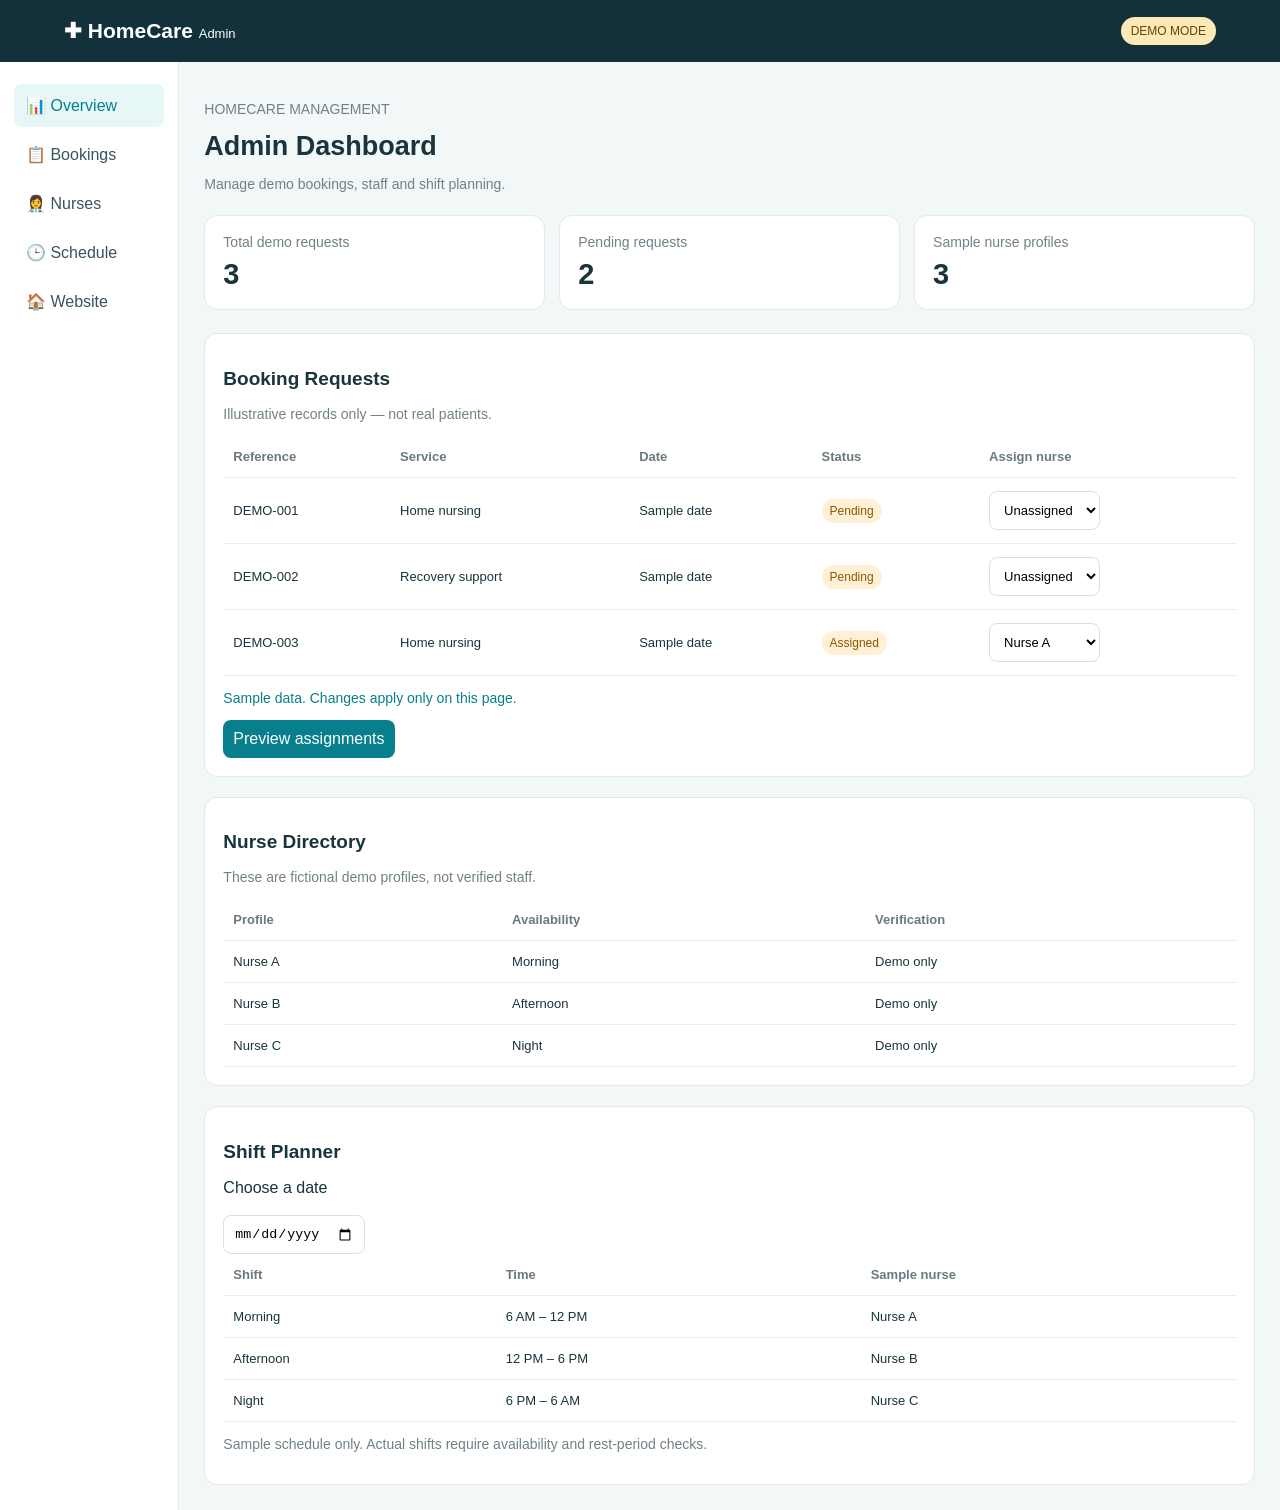
<file: admin-dashboard.html>
<!DOCTYPE html>
<html lang="en">
<head>
<meta charset="UTF-8">
<meta name="viewport" content="width=device-width, initial-scale=1">
<meta name="theme-color" content="#087f8c">
<title>Admin Dashboard | HomeCare</title>
<style>
*{box-sizing:border-box}
body{margin:0;font-family:Arial,sans-serif;background:#f2f7f8;color:#19343c}
header{background:#12313b;color:white;padding:17px 5%;display:flex;justify-content:space-between;align-items:center;gap:12px}
.logo{font-size:21px;font-weight:bold}
.demo{font-size:12px;background:#fce9b5;color:#644500;padding:7px 10px;border-radius:20px}
.layout{display:flex;min-height:calc(100vh - 60px)}
aside{width:205px;background:white;padding:22px 14px;border-right:1px solid #e1eaea}
aside a{display:block;padding:12px;color:#37545c;text-decoration:none;border-radius:8px;margin-bottom:6px}
aside a.active,aside a:hover{background:#e7f7f7;color:#087f8c}
main{padding:25px;width:100%;min-width:0}
h1{margin:0;font-size:27px}
.muted{color:#718187;font-size:14px}
.stats{display:grid;grid-template-columns:repeat(3,minmax(0,1fr));gap:14px;margin:23px 0}
.card{background:white;border:1px solid #e0eaea;border-radius:13px;padding:18px;min-width:0}
.statnum{font-size:29px;font-weight:bold;margin-top:8px}
h2{font-size:19px}
.tablewrap{overflow-x:auto}
table{width:100%;border-collapse:collapse;min-width:580px}
th,td{text-align:left;padding:13px 10px;border-bottom:1px solid #e8eeee;font-size:13px}
th{color:#687a80}
.status{background:#fff0d6;color:#8a5800;padding:5px 8px;border-radius:20px;font-size:12px}
button,select{font:inherit;border-radius:8px;padding:10px;border:1px solid #d4e2e2;background:white}
button{cursor:pointer}
.primary{background:#087f8c;color:white;border:0}
.section{margin-top:20px}
input[type="date"]{padding:10px;border:1px solid #d4e2e2;border-radius:8px}
#notice{color:#087f8c;font-size:14px}
@media(max-width:700px){
 .layout{display:block}
 aside{width:100%;display:flex;overflow-x:auto;padding:10px;gap:5px}
 aside a{white-space:nowrap;margin:0}
 main{padding:17px}
 .stats{grid-template-columns:1fr 1fr}
 .stats .card:last-child{grid-column:1/-1}
}
</style>
</head>
<body>
<header>
  <div class="logo">✚ HomeCare <span style="font-weight:normal;font-size:13px">Admin</span></div>
  <span class="demo">DEMO MODE</span>
</header>

<div class="layout">
<aside>
  <a class="active" href="#overview">📊 Overview</a>
  <a href="#bookings">📋 Bookings</a>
  <a href="#nurses">👩‍⚕️ Nurses</a>
  <a href="#schedule">🕒 Schedule</a>
  <a href="index.html">🏠 Website</a>
</aside>

<main>
<section id="overview">
  <p class="muted">HOMECARE MANAGEMENT</p>
  <h1>Admin Dashboard</h1>
  <p class="muted">Manage demo bookings, staff and shift planning.</p>

  <div class="stats">
    <div class="card">
      <div class="muted">Total demo requests</div>
      <div class="statnum" id="total">3</div>
    </div>
    <div class="card">
      <div class="muted">Pending requests</div>
      <div class="statnum" id="pending">2</div>
    </div>
    <div class="card">
      <div class="muted">Sample nurse profiles</div>
      <div class="statnum">3</div>
    </div>
  </div>
</section>

<section class="card section" id="bookings">
<h2>Booking Requests</h2>
<p class="muted">Illustrative records only — not real patients.</p>
<div class="tablewrap">
<table>
<thead><tr><th>Reference</th><th>Service</th><th>Date</th><th>Status</th><th>Assign nurse</th></tr></thead>
<tbody id="bookingRows">
<tr>
<td>DEMO-001</td><td>Home nursing</td><td>Sample date</td>
<td><span class="status">Pending</span></td>
<td><select aria-label="Assign nurse for DEMO-001"><option value="">Unassigned</option><option>Nurse A</option><option>Nurse B</option><option>Nurse C</option></select></td>
</tr>
<tr>
<td>DEMO-002</td><td>Recovery support</td><td>Sample date</td>
<td><span class="status">Pending</span></td>
<td><select aria-label="Assign nurse for DEMO-002"><option value="">Unassigned</option><option>Nurse A</option><option>Nurse B</option><option>Nurse C</option></select></td>
</tr>
<tr>
<td>DEMO-003</td><td>Home nursing</td><td>Sample date</td>
<td><span class="status">Assigned</span></td>
<td><select aria-label="Assign nurse for DEMO-003"><option value="">Unassigned</option><option selected>Nurse A</option><option>Nurse B</option><option>Nurse C</option></select></td>
</tr>
</tbody>
</table>
</div>
<p id="notice" aria-live="polite">Sample data. Changes apply only on this page.</p>
<button class="primary" id="save">Preview assignments</button>
</section>

<section class="card section" id="nurses">
<h2>Nurse Directory</h2>
<p class="muted">These are fictional demo profiles, not verified staff.</p>
<div class="tablewrap">
<table>
<thead><tr><th>Profile</th><th>Availability</th><th>Verification</th></tr></thead>
<tbody>
<tr><td>Nurse A</td><td>Morning</td><td>Demo only</td></tr>
<tr><td>Nurse B</td><td>Afternoon</td><td>Demo only</td></tr>
<tr><td>Nurse C</td><td>Night</td><td>Demo only</td></tr>
</tbody>
</table>
</div>
</section>

<section class="card section" id="schedule">
<h2>Shift Planner</h2>
<label for="shiftDate">Choose a date</label><br><br>
<input id="shiftDate" type="date">
<div class="tablewrap">
<table>
<thead><tr><th>Shift</th><th>Time</th><th>Sample nurse</th></tr></thead>
<tbody>
<tr><td>Morning</td><td>6 AM – 12 PM</td><td>Nurse A</td></tr>
<tr><td>Afternoon</td><td>12 PM – 6 PM</td><td>Nurse B</td></tr>
<tr><td>Night</td><td>6 PM – 6 AM</td><td>Nurse C</td></tr>
</tbody>
</table>
</div>
<p class="muted">Sample schedule only. Actual shifts require availability and rest-period checks.</p>
</section>
</main>
</div>

<script>
document.getElementById("save").addEventListener("click",function(){
  const rows=[...document.querySelectorAll("#bookingRows tr")];
  const assignments=rows.map(row=>{
    const cells=row.querySelectorAll("td");
    return cells[0].textContent+": "+(cells[4].querySelector("select").value||"Unassigned");
  });
  document.getElementById("notice").textContent=
    "Demo preview only — "+assignments.join(" | ");
});
</script>
</body>
</html>
</file>
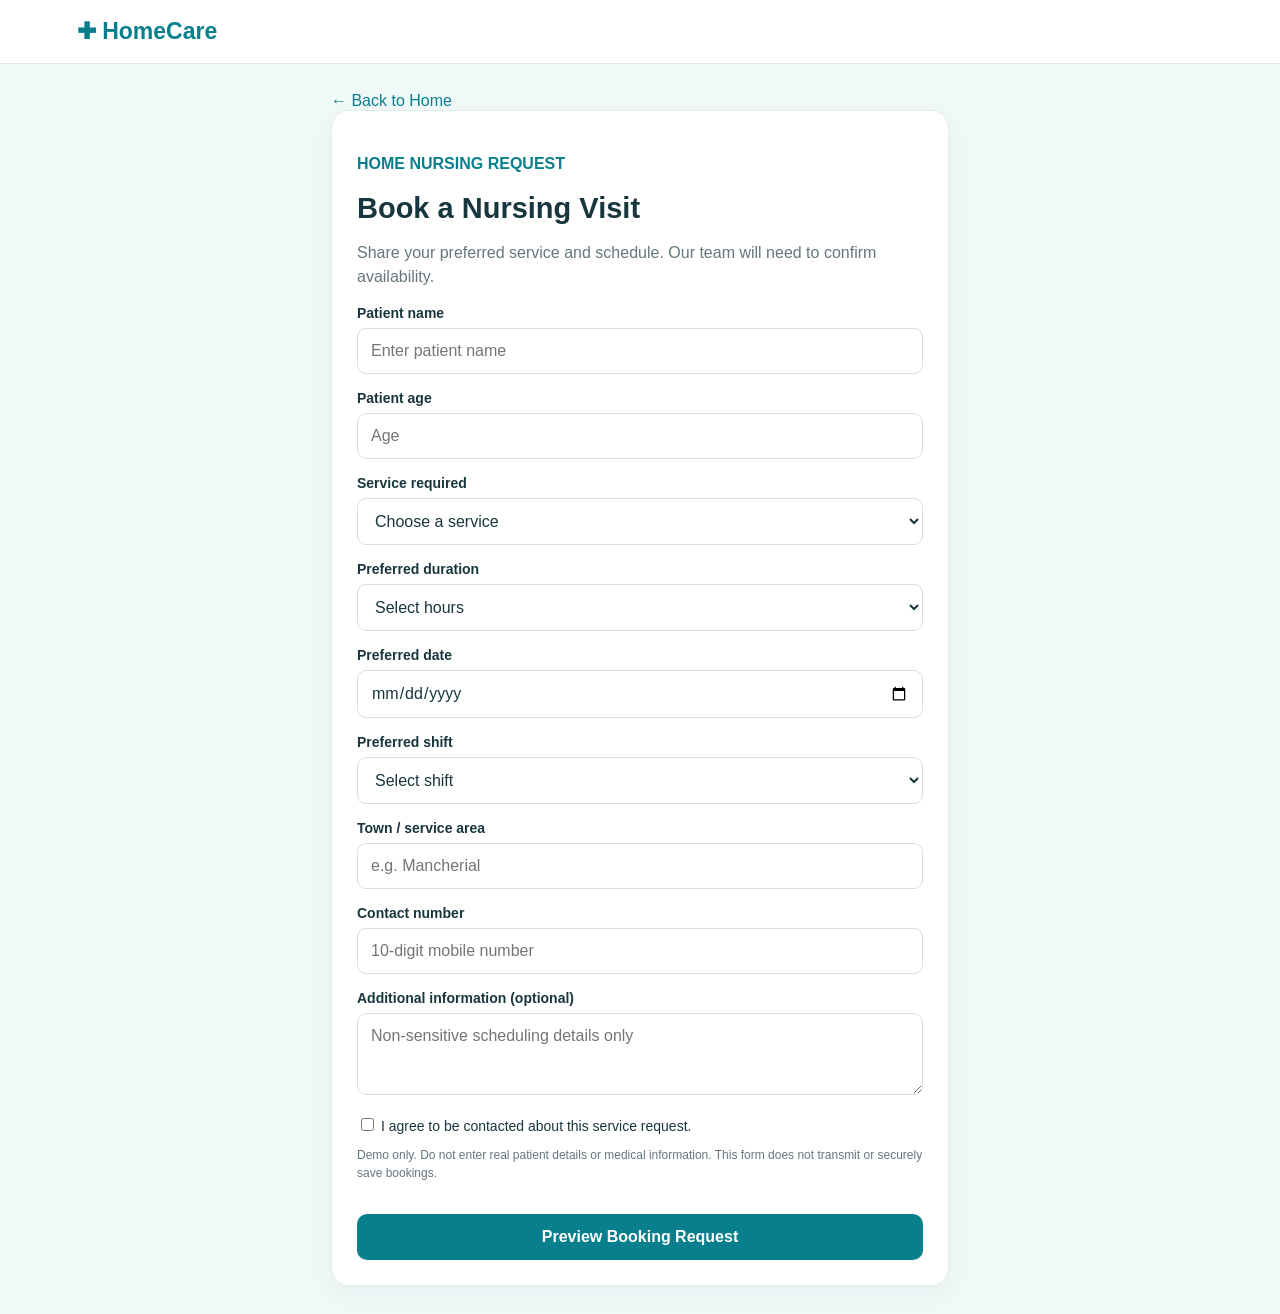
<file: book.html>
<!DOCTYPE html>
<html lang="en">
<head>
<meta charset="UTF-8">
<meta name="viewport" content="width=device-width, initial-scale=1">
<meta name="theme-color" content="#087f8c">
<title>Book Home Nursing | HomeCare</title>
<style>
*{box-sizing:border-box}
body{margin:0;font-family:Arial,sans-serif;background:#f0f8f8;color:#18363d}
header{padding:18px 6%;background:white;border-bottom:1px solid #deebeb}
.logo{font-size:23px;font-weight:bold;color:#087f8c;text-decoration:none}
main{max-width:650px;margin:28px auto;padding:0 16px}
.card{background:white;padding:25px;border-radius:18px;border:1px solid #e0eded;box-shadow:0 8px 30px #163e3e0a}
h1{font-size:29px;margin:5px 0}
p{color:#65777c;line-height:1.5}
label{display:block;font-weight:600;font-size:14px;margin:16px 0 7px}
input,select,textarea{width:100%;padding:13px;border:1px solid #d2e0e0;border-radius:9px;font:inherit;background:white;color:#18363d}
input:focus,select:focus,textarea:focus{outline:2px solid #087f8c}
button{width:100%;padding:14px;border:0;border-radius:10px;background:#087f8c;color:white;font-weight:bold;font-size:16px;margin-top:20px}
.small{font-size:12px}
#result{display:none;background:#eaf8ef;padding:16px;border-radius:10px;margin-top:18px;overflow-wrap:anywhere}
.back{color:#087f8c;text-decoration:none}
</style>
</head>
<body>
<header>
<a class="logo" href="index.html">✚ HomeCare</a>
</header>

<main>
<a class="back" href="index.html">← Back to Home</a>
<div class="card">
<p style="color:#087f8c;font-weight:bold">HOME NURSING REQUEST</p>
<h1>Book a Nursing Visit</h1>
<p>Share your preferred service and schedule. Our team will need to confirm availability.</p>

<form id="bookingForm">
<label for="patient">Patient name</label>
<input id="patient" name="patient" maxlength="80" required placeholder="Enter patient name">

<label for="age">Patient age</label>
<input id="age" name="age" type="number" min="0" max="120" required placeholder="Age">

<label for="service">Service required</label>
<select id="service" name="service" required>
<option value="">Choose a service</option>
<option>Home nursing</option>
<option>Post-hospital nursing support</option>
<option>Doctor-prescribed nursing care</option>
</select>

<label for="duration">Preferred duration</label>
<select id="duration" name="duration" required>
<option value="">Select hours</option>
<option>2 hours</option>
<option>4 hours</option>
<option>8 hours</option>
<option>12 hours</option>
</select>

<label for="date">Preferred date</label>
<input id="date" name="date" type="date" required>

<label for="shift">Preferred shift</label>
<select id="shift" name="shift" required>
<option value="">Select shift</option>
<option>Morning</option>
<option>Afternoon</option>
<option>Night</option>
</select>

<label for="area">Town / service area</label>
<input id="area" name="area" maxlength="100" required placeholder="e.g. Mancherial">

<label for="contact">Contact number</label>
<input id="contact" name="contact" type="tel"
       inputmode="numeric" pattern="[0-9]{10}"
       maxlength="10" required placeholder="10-digit mobile number">

<label for="notes">Additional information (optional)</label>
<textarea id="notes" name="notes" maxlength="300" rows="3"
placeholder="Non-sensitive scheduling details only"></textarea>

<label style="font-weight:normal">
<input type="checkbox" id="consent" required style="width:auto">
I agree to be contacted about this service request.
</label>

<p class="small">Demo only. Do not enter real patient details or medical information. This form does not transmit or securely save bookings.</p>

<button type="submit">Preview Booking Request</button>
</form>

<div id="result" role="status" aria-live="polite">
<h3>Demo request prepared ✓</h3>
<p id="summary"></p>
<p>This is only a local preview. No nurse has been assigned and no booking has been sent.</p>
<button type="button" id="reset">Create another demo</button>
</div>
</div>
</main>

<script>
const form = document.getElementById("bookingForm");
const dateField = document.getElementById("date");
const today = new Date();
const localToday = [
  today.getFullYear(),
  String(today.getMonth()+1).padStart(2,"0"),
  String(today.getDate()).padStart(2,"0")
].join("-");
dateField.min = localToday;

form.addEventListener("submit", function(event) {
  event.preventDefault();
  if (!form.reportValidity()) return;

  const data = new FormData(form);
  const summary = [
    "Patient: " + data.get("patient"),
    "Service: " + data.get("service"),
    "Duration: " + data.get("duration"),
    "Date: " + data.get("date"),
    "Shift: " + data.get("shift"),
    "Area: " + data.get("area")
  ];

  document.getElementById("summary").textContent = summary.join(" · ");
  form.style.display = "none";
  document.getElementById("result").style.display = "block";
});

document.getElementById("reset").addEventListener("click", function() {
  form.reset();
  form.style.display = "block";
  document.getElementById("result").style.display = "none";
  dateField.min = localToday;
});
</script>
</body>
</html>
</file>
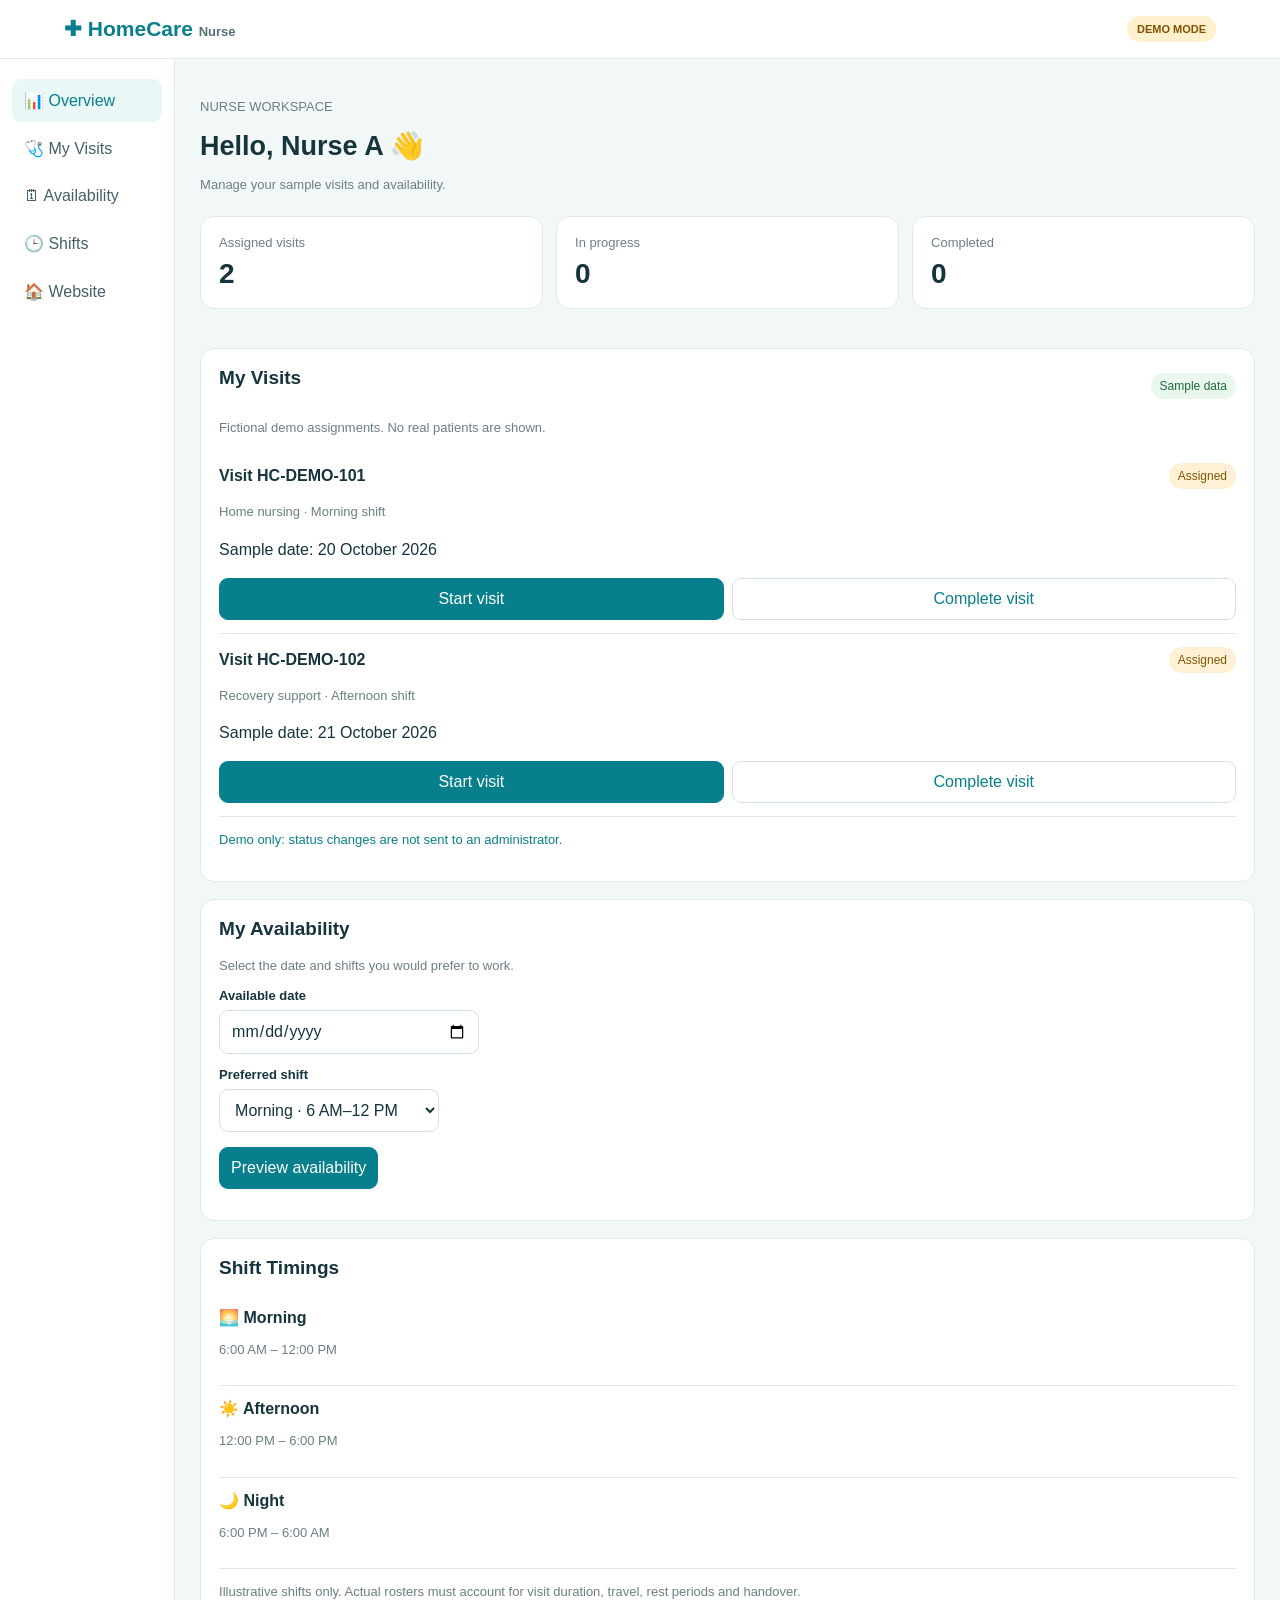
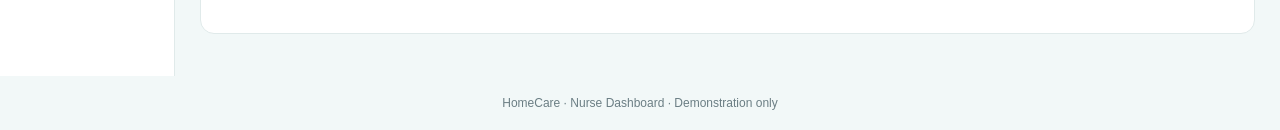
<file: nurse-dashboard.html>
<!DOCTYPE html>
<html lang="en">
<head>
<meta charset="UTF-8">
<meta name="viewport" content="width=device-width, initial-scale=1">
<meta name="theme-color" content="#087f8c">
<title>Nurse Dashboard | HomeCare</title>
<style>
:root {
  --teal:#087f8c;
  --dark:#15343c;
  --muted:#6b7e84;
  --bg:#f2f8f8;
  --border:#e0eaea;
}
*{box-sizing:border-box}
body{
  margin:0;
  font-family:Arial,sans-serif;
  background:var(--bg);
  color:var(--dark);
}
header{
  background:white;
  border-bottom:1px solid var(--border);
  padding:16px 5%;
  display:flex;
  align-items:center;
  justify-content:space-between;
  gap:10px;
}
.logo{font-size:21px;font-weight:bold;color:var(--teal)}
.demo{
  font-size:11px;font-weight:bold;
  background:#fff0ce;color:#805300;
  padding:7px 10px;border-radius:20px;
}
.layout{display:flex;min-height:calc(100vh - 60px)}
aside{
  width:200px;background:white;
  padding:20px 12px;border-right:1px solid var(--border);
}
aside a{
  display:block;padding:12px;
  text-decoration:none;color:#456068;
  border-radius:9px;margin-bottom:5px;
}
aside a.active,aside a:hover{
  background:#e9f7f7;color:var(--teal);
}
main{padding:25px;width:100%;min-width:0}
h1{font-size:27px;margin:0}
h2{font-size:19px;margin-top:0}
p{line-height:1.5}
.muted{font-size:13px;color:var(--muted)}
.stats{
  display:grid;grid-template-columns:repeat(3,minmax(0,1fr));
  gap:13px;margin:22px 0;
}
.card{
  background:white;border:1px solid var(--border);
  border-radius:14px;padding:18px;margin-bottom:17px;
}
.number{font-size:28px;font-weight:bold;margin-top:8px}
.row{
  display:flex;justify-content:space-between;
  align-items:center;gap:12px;flex-wrap:wrap;
}
.badge{
  font-size:12px;border-radius:20px;
  padding:6px 9px;background:#e9f7ed;color:#216b3c;
}
.badge.pending{background:#fff0d6;color:#855500}
.badge.done{background:#e7efff;color:#254e9b}
button,select,input{
  font:inherit;padding:11px;
  border:1px solid #d5e2e2;border-radius:9px;
  background:white;color:var(--dark);
}
button{cursor:pointer}
.primary{background:var(--teal);color:white;border-color:var(--teal)}
.secondary{background:white;color:var(--teal)}
label{font-size:13px;font-weight:bold;display:block;margin:13px 0 7px}
input[type="date"]{width:100%;max-width:260px}
.shift{padding:13px 0;border-bottom:1px solid var(--border)}
.shift:last-child{border-bottom:0}
.visit-actions{display:flex;gap:8px;flex-wrap:wrap;margin-top:15px}
.visit-actions button{flex:1;min-width:120px}
.notice{color:var(--teal);font-size:13px;overflow-wrap:anywhere}
footer{text-align:center;padding:20px;color:var(--muted);font-size:12px}
@media(max-width:650px){
 .layout{display:block}
 aside{width:100%;display:flex;overflow-x:auto;padding:8px;gap:5px}
 aside a{white-space:nowrap;margin:0}
 main{padding:15px}
 .stats{grid-template-columns:1fr 1fr}
 .stats .card:last-child{grid-column:1/-1}
 .card{padding:15px}
}
</style>
</head>
<body>

<header>
  <div class="logo">✚ HomeCare <span style="font-size:13px;color:#567078">Nurse</span></div>
  <span class="demo">DEMO MODE</span>
</header>

<div class="layout">
<aside>
  <a class="active" href="#overview">📊 Overview</a>
  <a href="#visits">🩺 My Visits</a>
  <a href="#availability">🗓 Availability</a>
  <a href="#shifts">🕒 Shifts</a>
  <a href="index.html">🏠 Website</a>
</aside>

<main>
<section id="overview">
  <p class="muted">NURSE WORKSPACE</p>
  <h1>Hello, Nurse A 👋</h1>
  <p class="muted">Manage your sample visits and availability.</p>

  <div class="stats">
    <div class="card">
      <div class="muted">Assigned visits</div>
      <div class="number" id="assignedCount">2</div>
    </div>
    <div class="card">
      <div class="muted">In progress</div>
      <div class="number" id="progressCount">0</div>
    </div>
    <div class="card">
      <div class="muted">Completed</div>
      <div class="number" id="completedCount">0</div>
    </div>
  </div>
</section>

<section class="card" id="visits">
  <div class="row">
    <h2>My Visits</h2>
    <span class="badge">Sample data</span>
  </div>
  <p class="muted">Fictional demo assignments. No real patients are shown.</p>

  <article class="shift" data-visit="HC-DEMO-101">
    <div class="row">
      <strong>Visit HC-DEMO-101</strong>
      <span class="badge pending status">Assigned</span>
    </div>
    <p class="muted">Home nursing · Morning shift</p>
    <p>Sample date: 20 October 2026</p>
    <div class="visit-actions">
      <button class="primary start">Start visit</button>
      <button class="secondary finish">Complete visit</button>
    </div>
  </article>

  <article class="shift" data-visit="HC-DEMO-102">
    <div class="row">
      <strong>Visit HC-DEMO-102</strong>
      <span class="badge pending status">Assigned</span>
    </div>
    <p class="muted">Recovery support · Afternoon shift</p>
    <p>Sample date: 21 October 2026</p>
    <div class="visit-actions">
      <button class="primary start">Start visit</button>
      <button class="secondary finish">Complete visit</button>
    </div>
  </article>
  <p class="notice" id="visitNotice" role="status" aria-live="polite">
    Demo only: status changes are not sent to an administrator.
  </p>
</section>

<section class="card" id="availability">
  <h2>My Availability</h2>
  <p class="muted">Select the date and shifts you would prefer to work.</p>

  <label for="availableDate">Available date</label>
  <input id="availableDate" type="date">

  <label for="availableShift">Preferred shift</label>
  <select id="availableShift">
    <option value="Morning">Morning · 6 AM–12 PM</option>
    <option value="Afternoon">Afternoon · 12 PM–6 PM</option>
    <option value="Night">Night · 6 PM–6 AM</option>
  </select>

  <div style="margin-top:15px">
    <button class="primary" id="saveAvailability">Preview availability</button>
  </div>
  <p class="notice" id="availabilityNotice" role="status" aria-live="polite"></p>
</section>

<section class="card" id="shifts">
  <h2>Shift Timings</h2>
  <div class="shift">
    <strong>🌅 Morning</strong>
    <p class="muted">6:00 AM – 12:00 PM</p>
  </div>
  <div class="shift">
    <strong>☀️ Afternoon</strong>
    <p class="muted">12:00 PM – 6:00 PM</p>
  </div>
  <div class="shift">
    <strong>🌙 Night</strong>
    <p class="muted">6:00 PM – 6:00 AM</p>
  </div>
  <p class="muted">
    Illustrative shifts only. Actual rosters must account for visit duration,
    travel, rest periods and handover.
  </p>
</section>

</main>
</div>

<footer>
HomeCare · Nurse Dashboard · Demonstration only
</footer>

<script>
const visits = [...document.querySelectorAll("[data-visit]")];

function updateCounts(){
  const statuses = visits.map(v => v.querySelector(".status").textContent);
  document.getElementById("assignedCount").textContent =
    statuses.filter(s => s === "Assigned" || s === "In progress").length;
  document.getElementById("progressCount").textContent =
    statuses.filter(s => s === "In progress").length;
  document.getElementById("completedCount").textContent =
    statuses.filter(s => s === "Completed").length;
}

visits.forEach(visit => {
  const status = visit.querySelector(".status");

  visit.querySelector(".start").addEventListener("click", () => {
    if(status.textContent !== "Assigned"){
      document.getElementById("visitNotice").textContent =
        "Only assigned demo visits can be started.";
      return;
    }
    status.textContent = "In progress";
    status.className = "badge status";
    document.getElementById("visitNotice").textContent =
      visit.dataset.visit + ": demo visit started.";
    updateCounts();
  });

  visit.querySelector(".finish").addEventListener("click", () => {
    if(status.textContent !== "In progress"){
      document.getElementById("visitNotice").textContent =
        "Start the demo visit before completing it.";
      return;
    }
    status.textContent = "Completed";
    status.className = "badge done status";
    document.getElementById("visitNotice").textContent =
      visit.dataset.visit + ": demo visit completed.";
    updateCounts();
  });
});

const dateInput = document.getElementById("availableDate");
const now = new Date();
const today = [
  now.getFullYear(),
  String(now.getMonth()+1).padStart(2,"0"),
  String(now.getDate()).padStart(2,"0")
].join("-");
dateInput.min = today;

document.getElementById("saveAvailability").addEventListener("click", () => {
  if(!dateInput.value){
    document.getElementById("availabilityNotice").textContent =
      "Please choose an availability date.";
    dateInput.focus();
    return;
  }
  if(dateInput.value < today){
    document.getElementById("availabilityNotice").textContent =
      "Choose today or a future date.";
    return;
  }
  document.getElementById("availabilityNotice").textContent =
    "Demo preview: " + dateInput.value + " · " +
    document.getElementById("availableShift").value +
    ". Not saved to a real roster.";
});

updateCounts();
</script>
</body>
</html>
</file>
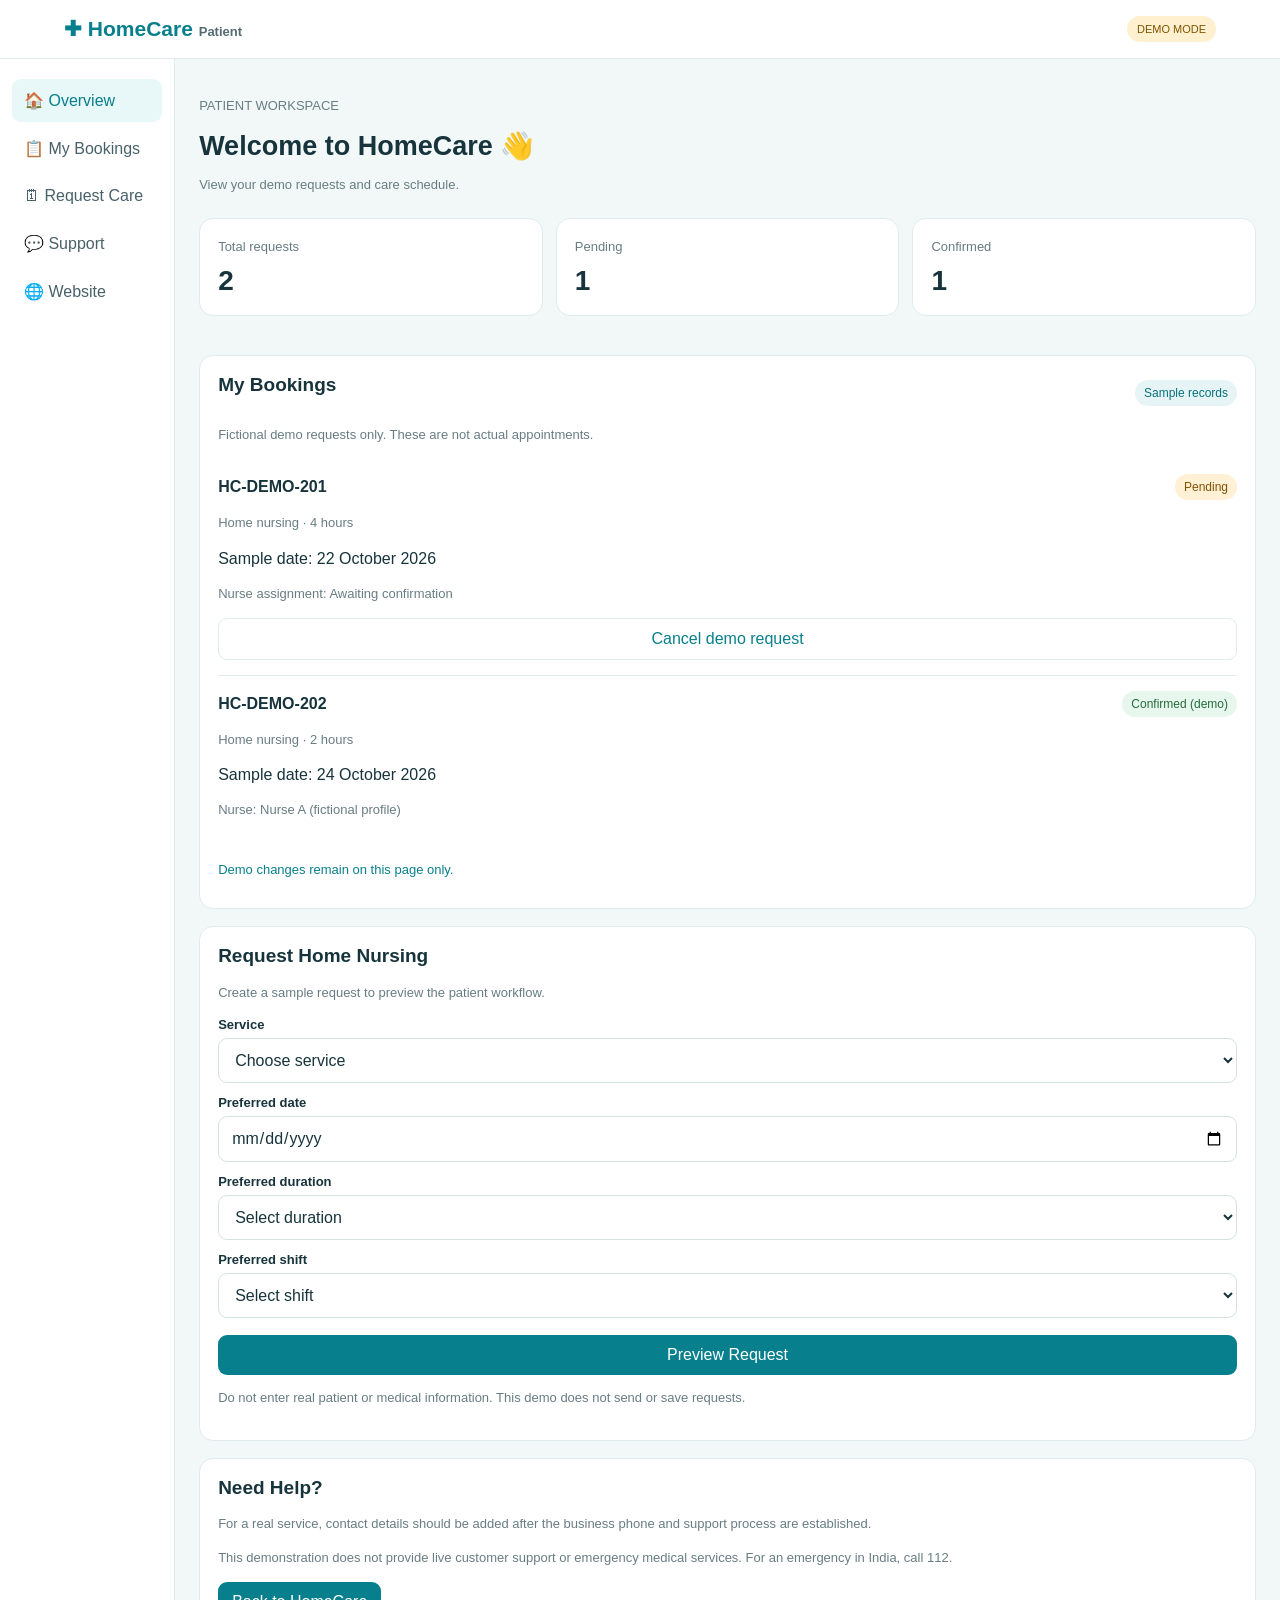
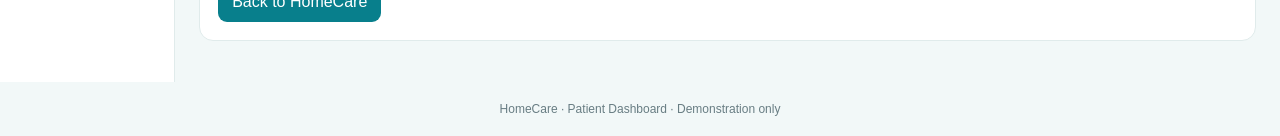
<file: patient-dashboard.html>
<!DOCTYPE html>
<html lang="en">
<head>
<meta charset="UTF-8">
<meta name="viewport" content="width=device-width, initial-scale=1">
<meta name="theme-color" content="#087f8c">
<title>Patient Dashboard | HomeCare</title>
<style>
:root{--teal:#087f8c;--dark:#17343c;--muted:#687d83;--bg:#f2f8f8;--line:#e0ebeb}
*{box-sizing:border-box}
body{margin:0;font-family:Arial,sans-serif;background:var(--bg);color:var(--dark)}
header{background:#fff;padding:16px 5%;display:flex;justify-content:space-between;align-items:center;gap:10px;border-bottom:1px solid var(--line)}
.logo{font-size:21px;color:var(--teal);font-weight:bold}
.demo{font-size:11px;padding:7px 10px;border-radius:20px;background:#fff0cf;color:#805400}
.layout{display:flex;min-height:calc(100vh - 60px)}
aside{width:200px;background:white;padding:20px 12px;border-right:1px solid var(--line)}
aside a{display:block;text-decoration:none;color:#486168;padding:12px;border-radius:9px;margin-bottom:5px}
aside a.active,aside a:hover{background:#e8f7f7;color:var(--teal)}
main{padding:24px;width:100%;min-width:0}
h1{font-size:27px;margin:0}
h2{font-size:19px;margin-top:0}
.muted{color:var(--muted);font-size:13px;line-height:1.6}
.card{background:white;border:1px solid var(--line);border-radius:14px;padding:18px;margin-bottom:17px}
.stats{display:grid;grid-template-columns:repeat(3,minmax(0,1fr));gap:13px;margin:22px 0}
.num{font-size:28px;font-weight:bold;margin-top:8px}
.row{display:flex;justify-content:space-between;align-items:center;gap:10px;flex-wrap:wrap}
.badge{font-size:12px;padding:6px 9px;border-radius:20px;background:#fff0d6;color:#805400}
.badge.info{background:#e6f4f6;color:#08717d}
.badge.success{background:#e8f7ed;color:#246b3c}
button,a.btn{font:inherit;border:0;border-radius:9px;padding:11px 14px;cursor:pointer;text-decoration:none;display:inline-block}
.primary{background:var(--teal);color:white}
.secondary{background:white;border:1px solid var(--line);color:var(--teal)}
.visit{border-top:1px solid var(--line);padding:15px 0}
.visit:first-of-type{border-top:0}
label{display:block;font-weight:bold;font-size:13px;margin:12px 0 6px}
input,select,textarea{width:100%;padding:12px;border:1px solid #d5e2e2;border-radius:9px;background:white;font:inherit;color:var(--dark)}
.notice{font-size:13px;color:var(--teal);overflow-wrap:anywhere}
.actions{display:flex;gap:8px;flex-wrap:wrap;margin-top:12px}
.actions button{flex:1;min-width:110px}
footer{text-align:center;padding:20px;color:var(--muted);font-size:12px}
@media(max-width:650px){
 .layout{display:block}
 aside{width:100%;display:flex;overflow-x:auto;padding:8px;gap:5px}
 aside a{white-space:nowrap;margin:0}
 main{padding:15px}
 .stats{grid-template-columns:1fr 1fr}
 .stats .card:last-child{grid-column:1/-1}
 .card{padding:15px}
}
</style>
</head>
<body>
<header>
  <div class="logo">✚ HomeCare <span style="font-size:13px;color:#536c72">Patient</span></div>
  <span class="demo">DEMO MODE</span>
</header>

<div class="layout">
<aside>
  <a class="active" href="#overview">🏠 Overview</a>
  <a href="#bookings">📋 My Bookings</a>
  <a href="#newbooking">🗓 Request Care</a>
  <a href="#support">💬 Support</a>
  <a href="index.html">🌐 Website</a>
</aside>

<main>
<section id="overview">
  <p class="muted">PATIENT WORKSPACE</p>
  <h1>Welcome to HomeCare 👋</h1>
  <p class="muted">View your demo requests and care schedule.</p>

  <div class="stats">
    <div class="card">
      <div class="muted">Total requests</div>
      <div class="num" id="total">2</div>
    </div>
    <div class="card">
      <div class="muted">Pending</div>
      <div class="num" id="pending">1</div>
    </div>
    <div class="card">
      <div class="muted">Confirmed</div>
      <div class="num" id="confirmed">1</div>
    </div>
  </div>
</section>

<section class="card" id="bookings">
  <div class="row">
    <h2>My Bookings</h2>
    <span class="badge info">Sample records</span>
  </div>
  <p class="muted">Fictional demo requests only. These are not actual appointments.</p>

  <article class="visit" data-status="Pending">
    <div class="row">
      <strong>HC-DEMO-201</strong>
      <span class="badge status">Pending</span>
    </div>
    <p class="muted">Home nursing · 4 hours</p>
    <p>Sample date: 22 October 2026</p>
    <p class="muted">Nurse assignment: Awaiting confirmation</p>
    <div class="actions">
      <button class="secondary cancel">Cancel demo request</button>
    </div>
  </article>

  <article class="visit" data-status="Confirmed">
    <div class="row">
      <strong>HC-DEMO-202</strong>
      <span class="badge success status">Confirmed (demo)</span>
    </div>
    <p class="muted">Home nursing · 2 hours</p>
    <p>Sample date: 24 October 2026</p>
    <p class="muted">Nurse: Nurse A (fictional profile)</p>
  </article>

  <p class="notice" id="bookingNotice" role="status" aria-live="polite">
    Demo changes remain on this page only.
  </p>
</section>

<section class="card" id="newbooking">
  <h2>Request Home Nursing</h2>
  <p class="muted">Create a sample request to preview the patient workflow.</p>

  <form id="requestForm">
    <label for="service">Service</label>
    <select id="service" required>
      <option value="">Choose service</option>
      <option>Home nursing</option>
      <option>Post-hospital nursing support</option>
      <option>Doctor-prescribed nursing care</option>
    </select>

    <label for="date">Preferred date</label>
    <input type="date" id="date" required>

    <label for="duration">Preferred duration</label>
    <select id="duration" required>
      <option value="">Select duration</option>
      <option>2 hours</option>
      <option>4 hours</option>
      <option>8 hours</option>
      <option>12 hours</option>
    </select>

    <label for="shift">Preferred shift</label>
    <select id="shift" required>
      <option value="">Select shift</option>
      <option>Morning</option>
      <option>Afternoon</option>
      <option>Night</option>
    </select>

    <button type="submit" class="primary" style="margin-top:17px;width:100%">
      Preview Request
    </button>
  </form>
  <p class="muted">Do not enter real patient or medical information. This demo does not send or save requests.</p>
  <p class="notice" id="requestNotice" role="status" aria-live="polite"></p>
</section>

<section class="card" id="support">
  <h2>Need Help?</h2>
  <p class="muted">For a real service, contact details should be added after the business phone and support process are established.</p>
  <p class="muted">This demonstration does not provide live customer support or emergency medical services. For an emergency in India, call 112.</p>
  <a href="index.html" class="btn primary">Back to HomeCare</a>
</section>
</main>
</div>

<footer>HomeCare · Patient Dashboard · Demonstration only</footer>

<script>
const dateInput = document.getElementById("date");
const current = new Date();
const today = [
  current.getFullYear(),
  String(current.getMonth()+1).padStart(2,"0"),
  String(current.getDate()).padStart(2,"0")
].join("-");
dateInput.min = today;

const demoVisits = [...document.querySelectorAll("#bookings .visit")];

function refreshStats(){
  const active = demoVisits.filter(v => v.dataset.status !== "Cancelled");
  document.getElementById("total").textContent = active.length;
  document.getElementById("pending").textContent =
    active.filter(v => v.dataset.status === "Pending").length;
  document.getElementById("confirmed").textContent =
    active.filter(v => v.dataset.status === "Confirmed").length;
}

demoVisits.forEach(visit => {
  const cancel = visit.querySelector(".cancel");
  if(!cancel) return;

  cancel.addEventListener("click", () => {
    if(visit.dataset.status !== "Pending"){
      document.getElementById("bookingNotice").textContent =
        "Only pending demo requests can be cancelled.";
      return;
    }
    visit.dataset.status = "Cancelled";
    const badge = visit.querySelector(".status");
    badge.textContent = "Cancelled (demo)";
    badge.className = "badge status";
    cancel.disabled = true;
    cancel.textContent = "Cancelled";
    refreshStats();
    document.getElementById("bookingNotice").textContent =
      "Demo request cancelled on this page. No actual booking was changed.";
  });
});

document.getElementById("requestForm").addEventListener("submit", event => {
  event.preventDefault();
  if(!event.currentTarget.reportValidity()) return;

  if(dateInput.value < today){
    document.getElementById("requestNotice").textContent =
      "Please choose today or a future date.";
    return;
  }

  document.getElementById("requestNotice").textContent =
    "Demo preview: " + document.getElementById("service").value +
    " · " + dateInput.value +
    " · " + document.getElementById("duration").value +
    " · " + document.getElementById("shift").value +
    ". Nothing has been submitted or saved.";
});

refreshStats();
</script>
</body>
</html>
</file>
